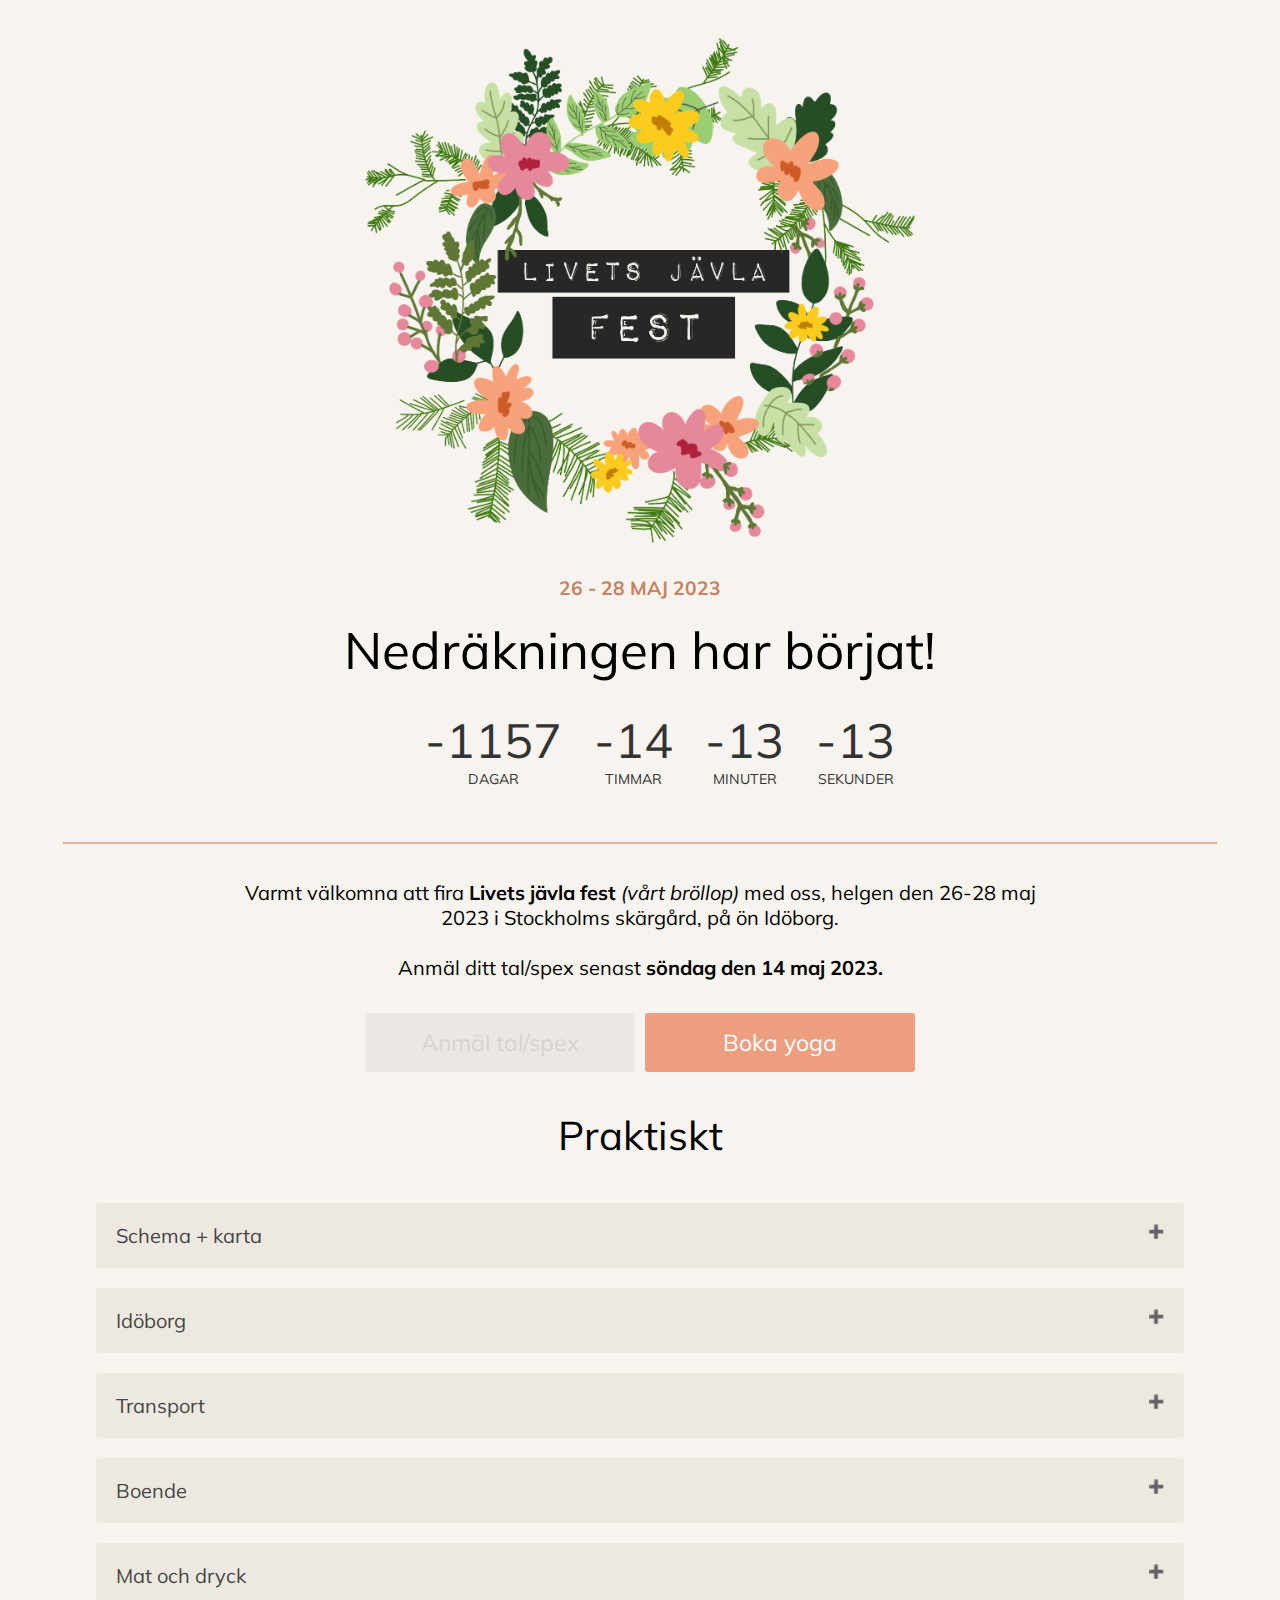
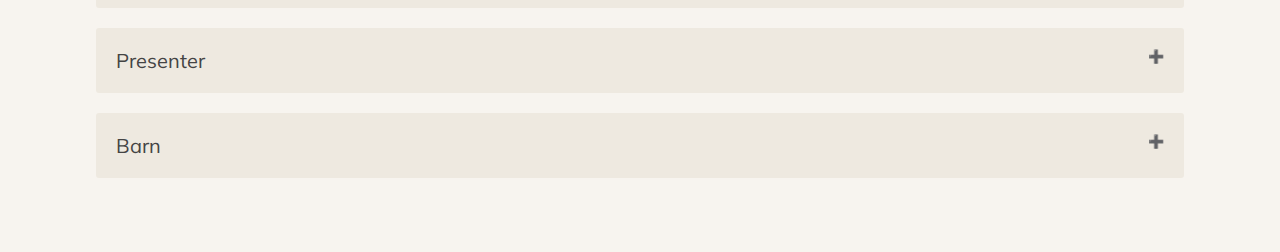
<file: index.html>
<!DOCTYPE html>
<html lang="sv">

<head>
    <meta charset="UTF-8" />
    <meta name="viewport" content="width=device-width, initial-scale=1.0">
    <link rel="stylesheet" href="styles-ljf.css" />
    <link rel="preconnect" href="https://fonts.googleapis.com">
    <link rel="preconnect" href="https://fonts.gstatic.com" crossorigin>
    <link href="https://fonts.googleapis.com/css2?family=Mulish:wght@200;300;400;700&family=Space+Mono&display=swap"
        rel="stylesheet">

    <script src="script.js" defer></script>
    <title>Livets jävla fest
    </title>
    <link rel="shortcut icon" href="favicon.ico" type="image/x-icon">
    <link rel="icon" href="favicon.ico" type="image/x-icon">
</head>

<body>
    <div class="grid col-2">
        <div class="">
            <!-- KNAPPAR -->
            <header>
                <div class="wrapper">
                    <img class="bild" src="/Pictures/final-logo.png">
                </div>
            </header>
        </div>
        <section class="text-section">
            <h3>26 - 28 MAJ 2023</h3>
            <h1>Nedräkningen har börjat!</h1>
            <!-- COUNT DOWNER -->
            <div class="container">
                <ul>
                    <li><span id="days"></span>dagar</li>
                    <li><span id="hours"></span>timmar</li>
                    <li><span id="minutes"></span>minuter</li>
                    <li><span id="seconds"></span>sekunder</li>
                </ul>
            </div>
            <div id="content" class="emoji">
                <span>🥳</span>
                <span>🎉</span>
                <span>🎂</span>
            </div>
        </section>
    </div>
    <section>
        <hr class="solid">
        <!-- INLEDNING -->
        <div class="paragraph">Varmt välkomna att fira <strong>Livets jävla fest</strong> <i>(vårt bröllop)</i> med oss,
            helgen den 26-28 maj 2023 i Stockholms skärgård, på ön Idöborg.
            <br>
            <br>
            Anmäl ditt tal/spex senast <strong>söndag den 14 maj 2023.</strong>

        </div>
        <section class="text-section">
            <!-- PRAKTISKT -->
            <div>
                <nav class="button-group">
                    <!--<a href="anmalan.html" class="button-used">Anmäl dig här</a>-->
                    <a class="button-used">Anmäl tal/spex</a>
                    <a href="yoga.html" class="button">Boka yoga</a>
                    <!-- Knappar
                    <a href="halla-tal.html" class="button">Hålla tal?</a>
                    -->
                </nav>
            </div>
            <div>
                <h2>Praktiskt</h2>
                <div class="toggle">
                </div>
                <button type="button" class="collapsible">Schema + karta</button>
                <div class="content">
                    <!-- Test för bild 
                    -->
                    <img class="bild" src="/Pictures/schema.jpeg">
                    <img class="bild" src="/Pictures/karta.jpg">
                    </p>
                </details>
                </div>
                    <button type="button" class="collapsible">Idöborg</button>
                    <div class="content">
                        <p>Vi kommer att ha <strong>Livets jävla fest</strong> på ön Idöborg i Stockholms skärgård.
                            Detta är en liten privatägd ö som drivs av ett familjeföretag. Vi har bokat Idöborg
                            exklusivt för vårt bröllop under helgen <i>(förutom Strandbaren som är öppen för
                                allmänheten)</i>. <a href="https://www.idoborg.se" target="_blank" attributes-list>Här
                                kan du läsa mer om
                                Idöborg</a> 🏝
                        </p>
                    </div>
                    <button type="button" class="collapsible">Transport</button>
                    <div class="content">
                        <p>Vi kommer ordna buss från Stockholms Centralstation till Stavsnäs och båt över
                            till Idöborg på fredagen. Givetvis ordnar vi med båt & buss tillbaka på söndag. Båtturen kostar 300 kr per person T/R
                            <i>(150 kr enkel väg)</i>, bussen är kostnadsfri. 
                            <br>
                            <br>
                            <i>Om man vill ta egen bil ut till Stavsnäs så tillkommer en kostnad för parkering över helgen, läs mer <a
                                    href="https://www.varmdo.se/varmdohamnar/varmdohamnar/parkering/parkeravidstavsnasvinterhamn.4.3481a0cb15499ec793fa1ae6.html"
                                    target="blank" attributes-list>här.</i></a>
                        </p>
                    </div>
                    <button type="button" class="collapsible">Boende</button>
                    <div class="content">
                        <p>På Idöborg finns boende för samtliga gäster i stugor eller gästrum <i>(sängkläder & handduk
                                ingår)</i>. Vi kommer att fördela sängplatser för samtliga gäster och ni kommer i god
                            tid att få veta vem/vilka ni kommer att bo med 🏡
                            <br><br>
                            Kostnad för övernattning fre-sön är 1500 kr per person. Mer information om betalning kommer senare.
                        </p>
                    </div>
                    <button type="button" class="collapsible">Mat och dryck</button>
                    <div class="content">
                        <p>Vi kommer ordna med all mat och dryck under helgen vilket inkluderar middag på fredag, frukost/lunch/middag på lördag och frukost på söndag innan hemresa. På lördag kväll är det självkostnadspris i baren. Allergier/preferenser fyller du i när du anmäler dig 🥂
                        </p>
                    </div>
                    <button type="button" class="collapsible">Presenter</button>
                    <div class="content">
                        <p>Vi vill <strong>absolut</strong> inte ha några presenter då både övernattning och transport redan innebär en kostnad för er gäster. Det vi verkligen vill är att ni kommer och firar denna helg med oss! 🎉</p>
                    </div>
                    <button type="button" class="collapsible">Barn</button>
                    <div class="content">
                        <p>Vi älskar era barn, men denna helg ännu mer era barnvakter! <br><i>Har ni bebisar som ammar är de så klart välkomna</i> ❤️</p>
                    </div>
                    <!-- SCRIPT TOGGLE LIST -->
                    <script>
                        var coll = document.getElementsByClassName("collapsible");
                        var i;

                        for (i = 0; i < coll.length; i++) {
                            coll[i].addEventListener("click", function () {
                                this.classList.toggle("active");
                                var content = this.nextElementSibling;
                                if (content.style.display === "block") {
                                    content.style.display = "none";
                                } else {
                                    content.style.display = "block";
                                }
                            });
                        }
                    </script>
        </section>

    </section>
</body>


</html>
</file>
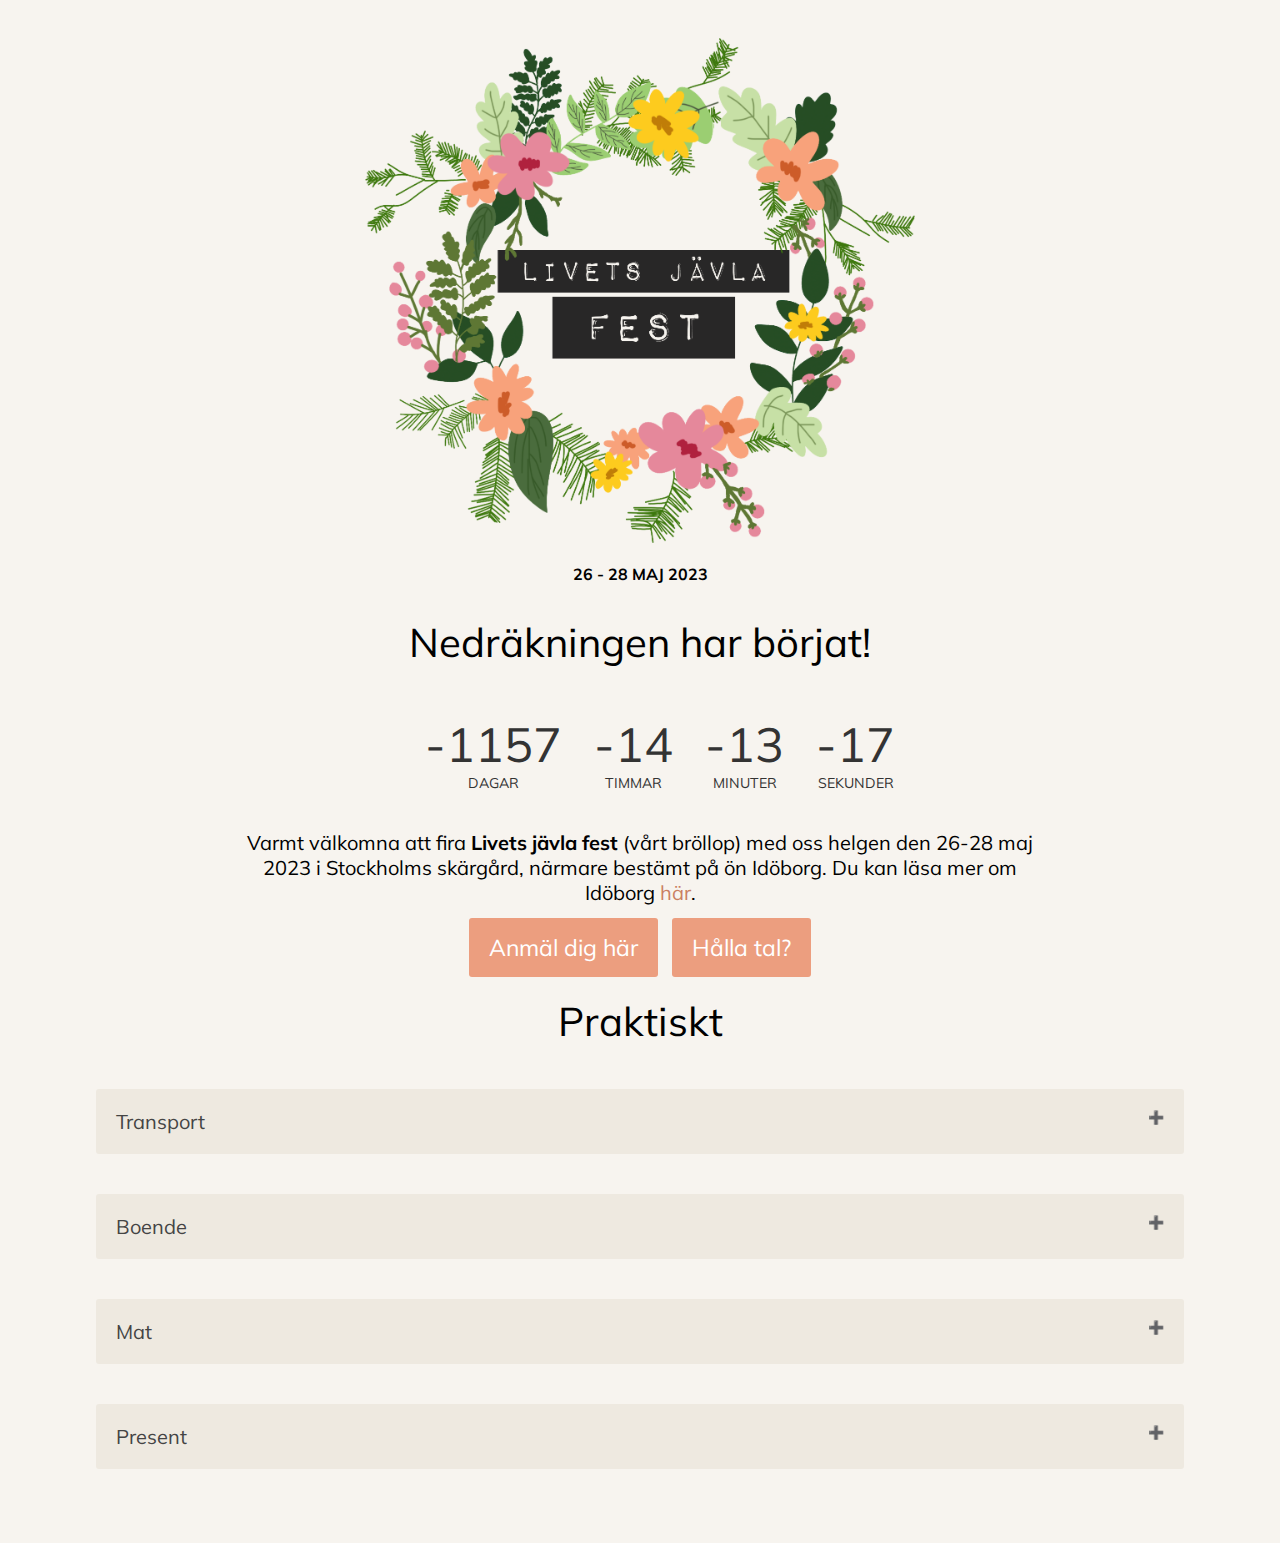
<file: index-copy.html>
<!DOCTYPE html>
<html lang="en">
  <head>
    <meta charset="UTF-8" />
    <meta name="viewport" content="width=device-width, initial-scale=1.0">
    <link rel="stylesheet" href="styles-ljf.css" />
    <link rel="preconnect" href="https://fonts.googleapis.com">
    <link rel="preconnect" href="https://fonts.gstatic.com" crossorigin>
    <link href="https://fonts.googleapis.com/css2?family=Mulish:wght@200;300;400;700&family=Space+Mono&display=swap" rel="stylesheet">
    <script src="script.js" defer></script>
    <title>Livets jävla fest   
    </title>
  </head>
  <body>
    <!-- KNAPPAR -->
    <header>
        <div class="wrapper">  
          <img class="bild" src="/Pictures/final-logo.png">
          </div>
    </header>
    </div>
    <div> 
    <section class="text-section">
      <h4>26 - 28 MAJ 2023</h4>
      <h2>Nedräkningen har börjat!</h2>
    </div>
      <!-- COUNT DOWNER -->
      <div class="container">
          <ul>
            <li><span id="days"></span>dagar</li>
            <li><span id="hours"></span>timmar</li>
            <li><span id="minutes"></span>minuter</li>
            <li><span id="seconds"></span>sekunder</li>
          </ul>
        </div>
        <div id="content" class="emoji">
          <span>🥳</span>
          <span>🎉</span>
          <span>🎂</span>
        </div>
      </div>
    </div>
      <!-- INLEDNING -->
    <div class="paragraph">Varmt välkomna att fira <strong>Livets jävla fest</strong> (vårt bröllop) med oss helgen den 26-28 maj 2023 i Stockholms skärgård, närmare bestämt på ön Idöborg. Du kan läsa mer om Idöborg  <a href="https://www.idoborg.se" target="_blank" attributes-list>här</a>.</div>
  </div>
    <section class="text-section">
      <!-- PRAKTISKT -->
      <div>
      <nav class="navigation-section ">
        <a href="anmalan.html" class="button">Anmäl dig här</a>
        <a href="halla-tal.html" class="button">Hålla tal?</a>
        </nav>    
      </div>
    <div>
      <h2>Praktiskt</h2>
    <button type="button" class="collapsible">Transport</button>
    <div class="content">
      <p>Vi kommer att ordna med buss från Stockholms Centralstation ut till Stavsnäs Vinterhamn och där vidare med båt till Idöborg. 
        <br>
        Avgång för bussen är fredag den 26/5 ca. 18.00, bussen tar ca. 60 minuter.
        Avgång för båten från Stavsnäs till Idöborg är ca. 19.00, båtfärden tar ca. 20 min
        <br>
        Givetvis ordnar vi också med transport tillbaka på söndagen den 28/5.</p>
    </div>
    <br>
    <br>
      <button type="button" class="collapsible">Boende</button>
      <div class="content">
        <p>Lorem ipsum...Lorem ipsum...Lorem ipsum...Lorem ipsum...Lorem ipsum...Lorem ipsum...Lorem ipsum...Lorem ipsum...Lorem ipsum...Lorem ipsum...Lorem ipsum...Lorem ipsum...Lorem ipsum...</p>
      </div>
      <br>
    <br>
      <button type="button" class="collapsible">Mat</button>
      <div class="content">
        <p>Lorem ipsum...Lorem ipsum...Lorem ipsum...Lorem ipsum...Lorem ipsum...Lorem ipsum...Lorem ipsum...Lorem ipsum...Lorem ipsum...Lorem ipsum...Lorem ipsum...Lorem ipsum...Lorem ipsum...</p>
      </div>
      <br>
    <br>
      <button type="button" class="collapsible">Present</button>
      <div class="content">
        <p>Lorem ipsum...Lorem ipsum...Lorem ipsum...Lorem ipsum...Lorem ipsum...Lorem ipsum...Lorem ipsum...Lorem ipsum...Lorem ipsum...Lorem ipsum...Lorem ipsum...Lorem ipsum...Lorem ipsum...</p>
      </div>
      <!-- SCRIPT TOGGLE LIST -->
   <script> 
   var coll = document.getElementsByClassName("collapsible");
var i;

for (i = 0; i < coll.length; i++) {
  coll[i].addEventListener("click", function() {
    this.classList.toggle("active");
    var content = this.nextElementSibling;
    if (content.style.display === "block") {
      content.style.display = "none";
    } else {
      content.style.display = "block";
    }
  });
}
</script>
  </section>

        </body>
      </section>
</html>
</file>
<file: styles-ljf.css>
* {
  font-family: "Mulish", sans-serif;
}
body {
  background-color: #f7f4ef;
  margin: 0;
  padding: 0;
  padding-bottom: 5%;
  display: block;
}
.bild {
  display: block;
  margin-right: auto;
  margin-left: auto;
  width: 90%;
  max-width: 550px;
  padding-top: 3%;
}
.button {
  background-color: #ec9e7f;
  border: none;
  color: white;
  padding: 15px 20px;
  text-align: center;
  text-decoration: none;
  font-size: 23px;
  border-radius: 3px;
  margin: 5px;
  width: 230px;
}
.button:hover {
  background-color: #ca8062;
  border: none;
  color: white;
  text-decoration: none;
}
.button-used {
  background-color: #ebe8e3;
  border: none;
  color: #d5d3cf;
  padding: 15px 20px;
  text-align: center;
  text-decoration: none;
  font-size: 23px;
  border-radius: 3px;
  margin: 5px;
  width: 230px;
}
.button-used:hover {
  background-color: #ebe8e3;
  border: none;
  color: #d5d3cf;
  text-decoration: none;
  cursor: default; 
}
.button-group {
  display: flex;
  flex-direction: row;
  justify-content: center;
  }

/* LINE */
hr.solid {
  border: 1px solid #eead94;
  max-width: 90%;
  margin-top: 2vw;
  margin-bottom: 2vw;
  align-items: center;
}
.text-section {
  text-align: center;
  margin: auto;
}
.text-section > h1 {
  font-size: 4vw;
  font-weight: normal;
  margin: 0% 0%;
  text-decoration: solid;
  color: #000;
}
.text-section > h3 {
  color: #ca8062;
  font-size: 1.5vw;
  margin: 3%;
}
/*Praktiskt*/
h2{
  font-size: 2.5rem;
  font-weight: normal;
}
.paragraph {
  font-size: 20px;
  margin: auto;
  padding-top: 10px;
  padding-bottom: 28px;
  text-align: center;
  max-width: 800px;
  padding-left: 7%;
  padding-right: 7%;
}
a {
  color: #ca8062;
  text-decoration: none;
}
a:hover {
  text-decoration: underline;
}
/* COUNTDOWNER */
.container {
  color: #333;
  margin: 0px;
  padding: 0px;
  text-align: center;
  align-items: center;
  font-size: 1.1vw;
}

li {
  display: inline-block;
  font-size: 1.1vw;
  list-style-type: none;
  padding: 1em;
  text-transform: uppercase;
}
li span {
  display: block;
  font-size: 3rem;
}
.emoji {
  display: none;
  padding: 1rem;
}
.emoji span {
  font-size: 4rem;
  padding: 0 0.5rem;
}
/* Style the button that is used to open and close the collapsible content */
.collapsible {
  background-color: #eee9e0;
  color: #444;
  cursor: pointer;
  width: 85%;
  padding: 20px;
  border: none;
  text-align: left;
  outline: none;
  font-size: 20px;
  border-radius: 3px 3px 3px 3px ;
  margin: 10px;
}

/* Add a background color to the button if it is clicked on (add the .active class with JS), and when you move the mouse over it (hover) */
.active,
.collapsible:hover {
  background-color: #e6dfd0;
}
.toggle{
  justify-content: center;
  display: flex;
  flex-direction: column;
  align-items: center;
}

/* Style the collapsible content. Note: hidden by default */
.content {
  display: none;
  overflow: hidden;
  background-color: #fdfcf9;
  width: 85%;
  margin: auto;
  line-height: 1.6;
  border-radius: 0px 0px 10px 10px;
}
p {
  font-size: 16px;
  text-align: left;
  padding: 0% 5%;
}
.collapsible:after {
  content: "\02795"; /* Unicode character for "plus" sign (+) */
  font-size: 13px;
  color: white;
  float: right;
  margin-left: 5px;
}

.active:after {
  content: "\2796";
  /* Unicode character for "minus" sign (-) */
}

.wrapper {
  margin-inline: auto;
}

.grid {
  display: grid;
  gap: var(--gap, 1rem);
}

/* MOBILE */
@media (max-width: 640px) {
  .col-2 {
    grid-template-columns: 1fr;
  }
  .col-3 {
    grid-template-columns: 1fr;
  }
  .col-4 {
    grid-template-columns: 1fr;
  }
  .text-section{
    width: 100%;
  }
  .text-section > h1 {
    font-size: 7vw;
  }
  .text-section > h3 {
    color: #ca8062;
    font-size: 5vw;
    margin: 3%;
  }
  .paragraph{
    font-size: 17px;
  }
  .container{
    width: 100vw;
  }
  li {
    display: inline-block;
    font-size: 3vw;
    list-style-type: none;
    padding: 1em;
    text-transform: uppercase;
  }
  li span {
    display: block;
    font-size: 9vw;
  }
  .button-group {
    justify-content: center;
    display: flex;
    flex-direction: column;
    align-items: center;
    }


/* Above Mobile to desktop*/
@media (min-width: 640px) {
  .collapsible {
    max-width: 800px;
  }
  .collapsible:after {
    max-width: 800px;
  }
  .p {
    max-width: 800px;
  }
  .wrapper {
    margin-inline: auto;
    max-width: 70%;
  }
  .text-section > h1 {
    font-size: 4vw;
  }
  .text-section > h3 {
    color: #ca8062;
    font-size: 3vw;
    margin: 3%;
  }
  .content {
    width: 640px;
  }
  .collapsible{ 
    width: 640px;
  }
  li {
    display: inline-block;
    font-size: 2vw;
    list-style-type: none;
    padding: 1em;
    text-transform: uppercase;
  }
  li span {
    display: block;
    font-size: 7vw;
}

}


/* Desktop and up */
@media (min-width: 1280px) {
  .col-2 {
    grid-template-columns: 1fr 1fr;
  }
  .col-3 {
    grid-template-columns: 1fr 1fr 1fr;
  }
  .col-4 {
    grid-template-columns: 1fr 1fr 1fr 1fr;
  }
  .text-section > h1 {
    font-size: 3.3vw;
  }
  .text-section > h3 {
    color: #ca8062;
    font-size: 2vw;
    margin: 3%;
  }
  .content {
    width: 800px;
  }
  .content-bild {
    width: 10%;
  }
  .collapsible{ 
    width: 800px;
  }
  li {
  display: inline-block;
  font-size: 1.2vw;
  list-style-type: none;
  padding: 1em;
  text-transform: uppercase;
  }
  li span {
  display: block;
  justify-content: center;
  font-size: 4vw;
  }
ul {
  padding: 0px;
}
}
</file>
